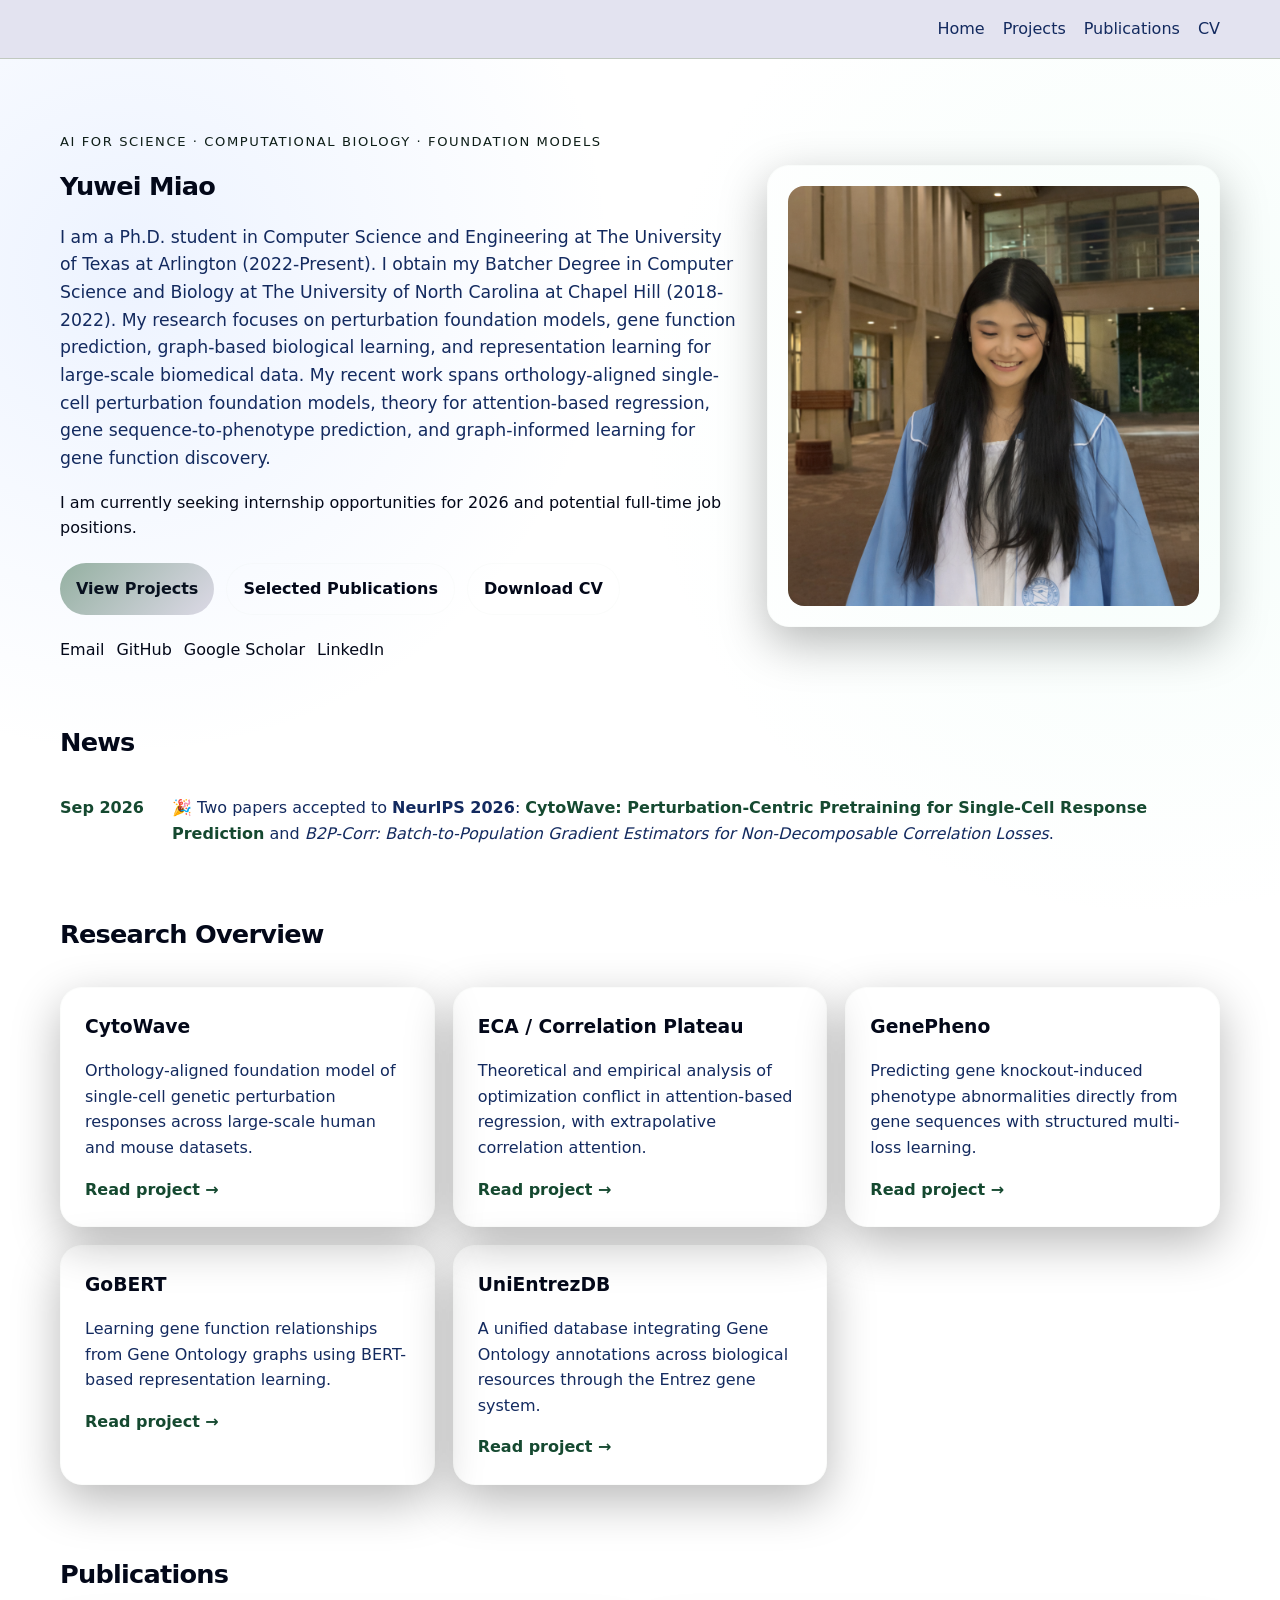
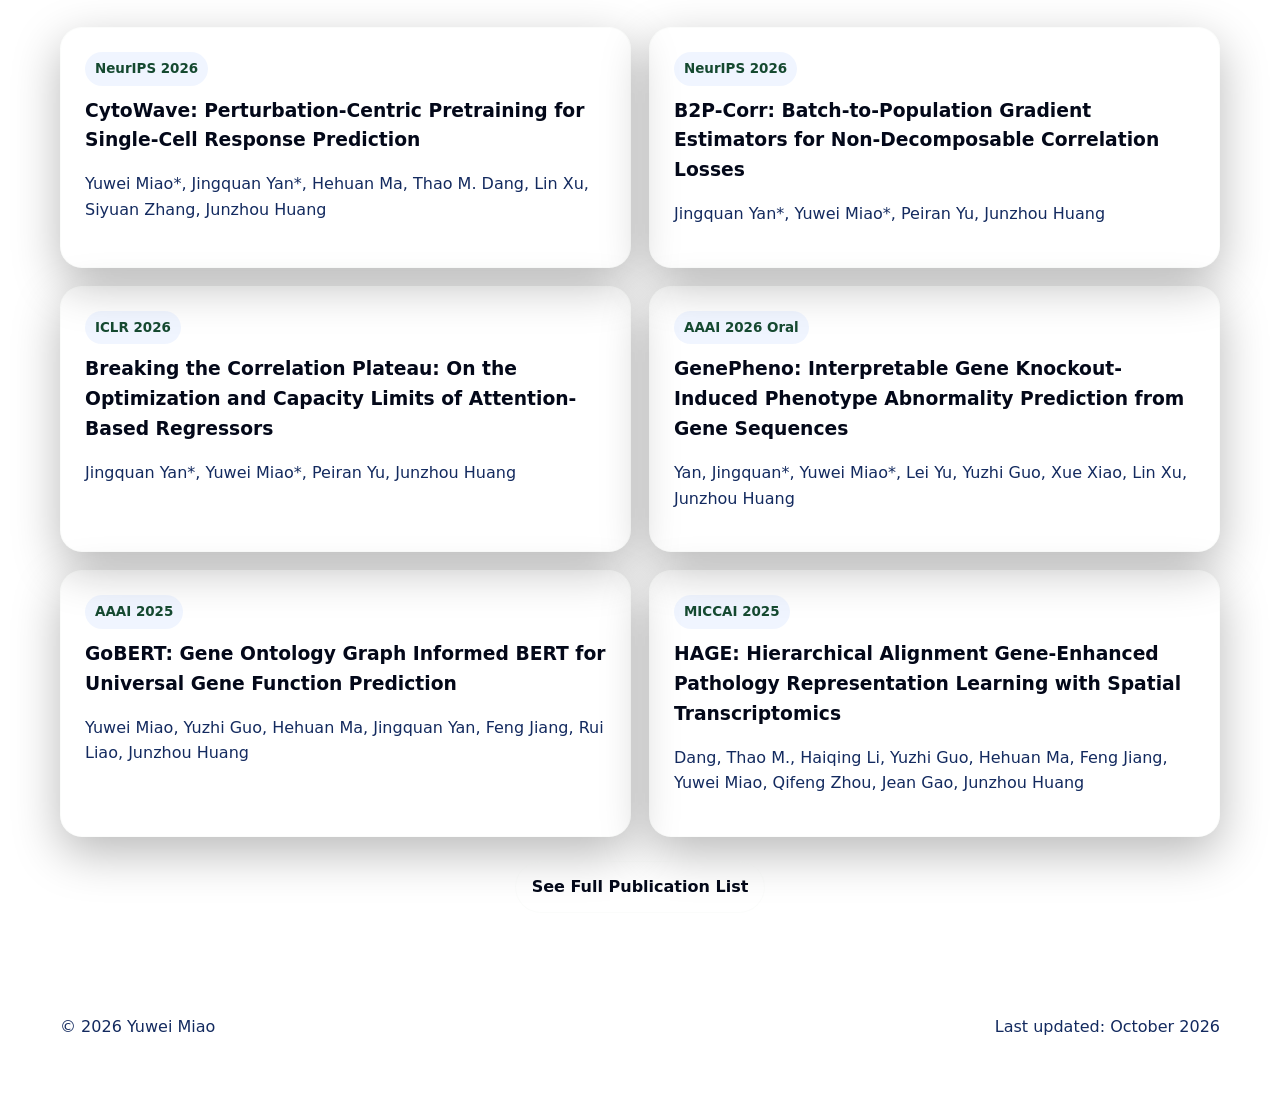
<file: index.html>
<!DOCTYPE html>
<html lang="en">
<head>
  <meta charset="UTF-8" />
  <meta name="viewport" content="width=device-width, initial-scale=1.0" />
  <title>Yuwei Miao</title>
  <meta name="description" content="Yuwei Miao — PhD student in Computer Science at UT Arlington working on AI for science, computational biology, perturbation foundation models, and structured biological learning." />
  <link rel="icon" href="assets/images/projects/site-icon.svg" type="image/svg+xml" />
  <link rel="stylesheet" href="assets/css/style.css" />
</head>
<body>
  <header class="site-header">
    <div class="container nav">
      <a class="brand" href="index.html"></a>
      <nav>
        <a href="index.html">Home</a>
        <a href="projects/index.html">Projects</a>
        <a href="publications.html">Publications</a>
        <a href="cv/Yuwei_Miao_CV.pdf">CV</a>
      </nav>
    </div>
  </header>

  <main>
    <section class="hero">
      <div class="container hero-grid">
        <div>
          <p class="eyebrow">AI for Science · Computational Biology · Foundation Models</p>
          <h2>Yuwei Miao</h2>
          <p class="lead">
            I am a Ph.D. student in Computer Science and Engineering at The University of Texas at Arlington (2022-Present). 
            I obtain my Batcher Degree in Computer Science and Biology at The University of North Carolina at Chapel Hill (2018-2022).
            My research focuses on perturbation foundation models, gene function prediction, graph-based biological learning,
            and representation learning for large-scale biomedical data. My recent work spans orthology-aligned single-cell perturbation foundation models, theory for attention-based regression,
            gene sequence-to-phenotype prediction, and graph-informed learning for gene function discovery.
          </p>
          <p>
            I am currently seeking internship opportunities for 2026 and potential full-time job positions.
          </p>
          <div class="button-row">
            <a class="button primary" href="projects/index.html">View Projects</a>
            <a class="button" href="publications.html">Selected Publications</a>
            <a class="button" href="cv/Yuwei_Miao_CV.pdf">Download CV</a>
          </div>
          <div class="social-row">
            <a href="mailto:yxm9326@mavs.uta.edu">Email</a>
            <a href="https://github.com/MM-YY-WW">GitHub</a>
            <a href="https://scholar.google.com/citations?hl=en&user=b4kEgaoAAAAJ">Google Scholar</a>
            <a href="https://www.linkedin.com/in/yuwei-miao-b12b6a221/">LinkedIn</a>
          </div>
        </div>
        <div class="hero-card">
          <img src="assets/images/profile/portrait.png" alt="Portrait" />
          <!-- <div class="meta-list">
            <div><strong>Affiliation</strong><span>UT Arlington · SMILES Lab</span></div>
            <div><strong>Advisor</strong><span>Junzhou Huang</span></div>
            <div><strong>Interests</strong><span>Perturbation Modeling, GO, Single-Cell Learning, Virtual Cell</span></div>
          </div> -->
        </div>
      </div>
    </section>

    <section class="section">
      <div class="container">
        <div class="section-heading">
          <h2>News</h2>
        </div>
        <ul class="news-list">
          <li>
            <span class="news-date">Sep 2026</span>
            <span>🎉 Two papers accepted to <strong>NeurIPS 2026</strong>:
              <a class="text-link" href="projects/cytowave.html">CytoWave: Perturbation-Centric Pretraining for Single-Cell Response Prediction</a> and
              <em>B2P-Corr: Batch-to-Population Gradient Estimators for Non-Decomposable Correlation Losses</em>.</span>
          </li>
        </ul>
      </div>
    </section>

    <section class="section">
      <div class="container">
        <div class="section-heading">
          <h2>Research Overview</h2>
        </div>
        <div class="cards three">
          <article class="card">
            <h3>CytoWave</h3>
            <p>Orthology-aligned foundation model of single-cell genetic perturbation responses across large-scale human and mouse datasets.</p>
            <a class="text-link" href="projects/cytowave.html">Read project →</a>
          </article>
          <article class="card">
            <h3>ECA / Correlation Plateau</h3>
            <p>Theoretical and empirical analysis of optimization conflict in attention-based regression, with extrapolative correlation attention.</p>
            <a class="text-link" href="projects/eca.html">Read project →</a>
          </article>
          <article class="card">
            <h3>GenePheno</h3>
            <p>Predicting gene knockout-induced phenotype abnormalities directly from gene sequences with structured multi-loss learning.</p>
            <a class="text-link" href="projects/genepheno.html">Read project →</a>
          </article>
            <article class="card">
            <h3>GoBERT</h3>
            <p>Learning gene function relationships from Gene Ontology graphs using BERT-based representation learning.</p>
            <a class="text-link" href="projects/gobert.html">Read project →</a>
          </article>
            <article class="card">
            <h3>UniEntrezDB</h3>
            <p>A unified database integrating Gene Ontology annotations across biological resources through the Entrez gene system.</p>
            <a class="text-link" href="projects/unientrezdb.html">Read project →</a>
        </div>
      </div>
    </section>

    <section class="section alt">
      <div class="container">
        <div class="section-heading">
          <h2>Publications</h2>
        </div>
        <div class="cards two">
          <article class="paper-card">
            <span class="tag">NeurIPS 2026</span>
            <h3>CytoWave: Perturbation-Centric Pretraining for Single-Cell Response Prediction</h3>
            <p>Yuwei Miao*, Jingquan Yan*, Hehuan Ma, Thao M. Dang, Lin Xu, Siyuan Zhang, Junzhou Huang</p>
          </article>
          <article class="paper-card">
            <span class="tag">NeurIPS 2026</span>
            <h3>B2P-Corr: Batch-to-Population Gradient Estimators for Non-Decomposable Correlation Losses</h3>
            <p>Jingquan Yan*, Yuwei Miao*, Peiran Yu, Junzhou Huang</p>
          </article>
          <article class="paper-card">
            <span class="tag">ICLR 2026</span>
            <h3>Breaking the Correlation Plateau: On the Optimization and Capacity Limits of Attention-Based Regressors</h3>
            <p>Jingquan Yan*, Yuwei Miao*, Peiran Yu, Junzhou Huang</p>
          </article>
          <article class="paper-card">
            <span class="tag">AAAI 2026 Oral</span>
            <h3>GenePheno: Interpretable Gene Knockout-Induced Phenotype Abnormality Prediction from Gene Sequences</h3>
            <p>Yan, Jingquan*, Yuwei Miao*, Lei Yu, Yuzhi Guo, Xue Xiao, Lin Xu, Junzhou Huang</p>
          </article>
          <article class="paper-card">
            <span class="tag">AAAI 2025</span>
            <h3>GoBERT: Gene Ontology Graph Informed BERT for Universal Gene Function Prediction</h3>
            <p>Yuwei Miao, Yuzhi Guo, Hehuan Ma, Jingquan Yan, Feng Jiang, Rui Liao, Junzhou Huang</p>
          </article>
          <article class="paper-card">
            <span class="tag">MICCAI 2025</span>
            <h3>HAGE: Hierarchical Alignment Gene-Enhanced Pathology Representation Learning with Spatial Transcriptomics</h3>
            <p>Dang, Thao M., Haiqing Li, Yuzhi Guo, Hehuan Ma, Feng Jiang, Yuwei Miao, Qifeng Zhou, Jean Gao, Junzhou Huang</p>
          </article>
        </div>
        <p class="centered-link"><a class="button" href="publications.html">See Full Publication List</a></p>
      </div>
    </section>
  </main>

  <footer class="site-footer">
    <div class="container footer-flex">
      <p>© 2026 Yuwei Miao</p>
      <p>Last updated: October 2026</p>
    </div>
  </footer>

  <script src="assets/js/main.js"></script>
</body>
</html>
</file>
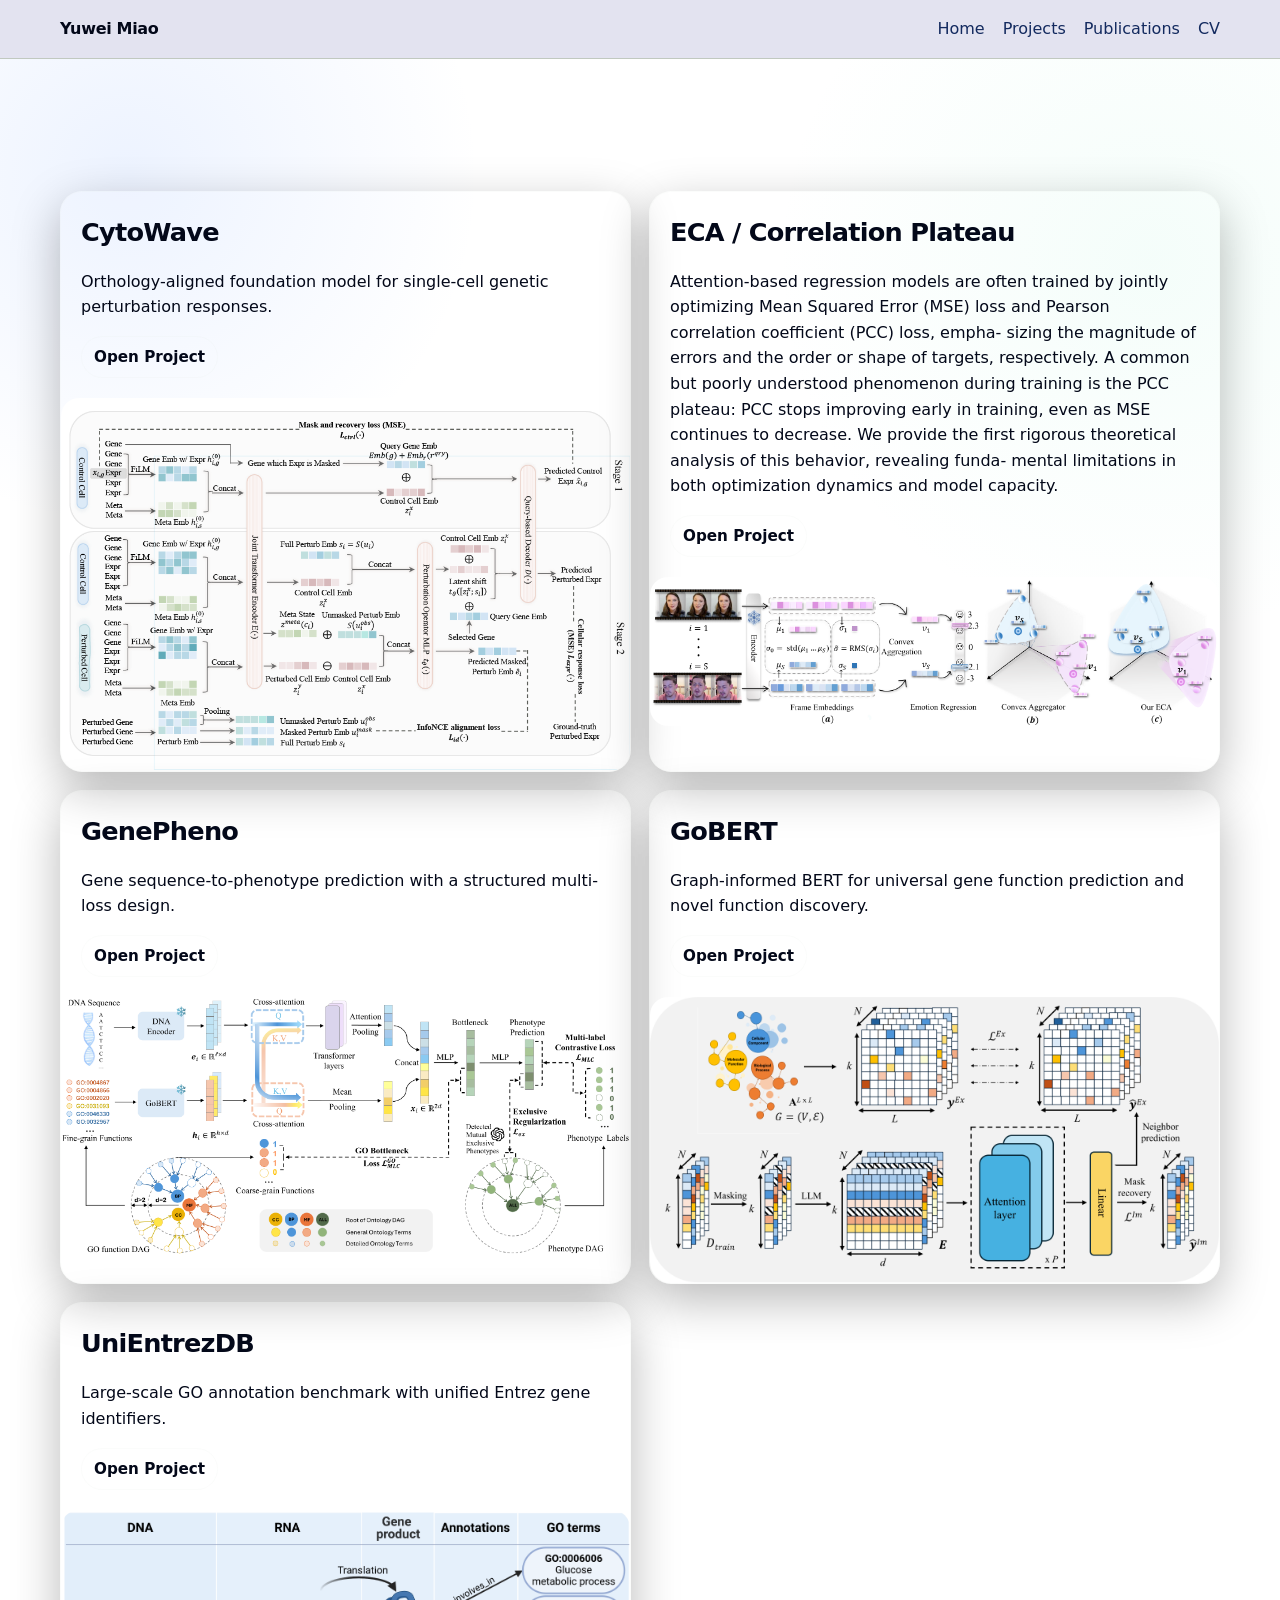
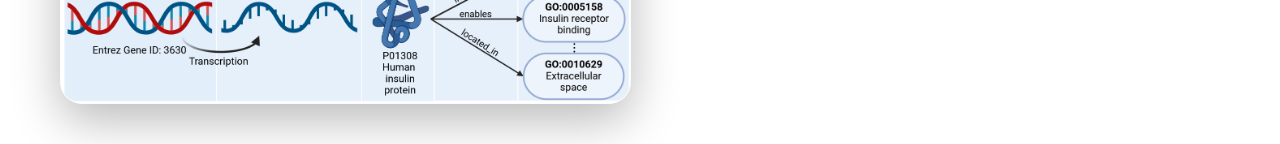
<file: projects/index.html>
<!DOCTYPE html>
<html lang="en">
<head>
  <meta charset="UTF-8" />
  <meta name="viewport" content="width=device-width, initial-scale=1.0" />
  <title>Projects | Yuwei Miao</title>
  <link rel="stylesheet" href="../assets/css/style.css" />
</head>
<body>
  <header class="site-header">
    <div class="container nav">
      <a class="brand" href="../index.html">Yuwei Miao</a>
      <nav>
        <a href="../index.html">Home</a>
        <a href="index.html">Projects</a>
        <a href="../publications.html">Publications</a>
        <a href="../cv/Yuwei_Miao_CV.pdf">CV</a>
      </nav>
    </div>
  </header>

  <main class="page-main">
    <section class="page-hero">
      <div class="container narrow">
        <!-- <p class="eyebrow">Projects</p> -->
        <!-- <h2>Research projects</h2> -->
        <!-- <p class="lead">Each project page includes a summary, visual overview, and links to paper/code/resources.</p> -->
      </div>
    </section>

    <section class="section">
      <div class="container cards two">
        <article class="project-card">
          <div class="project-card-body">
            <h2>CytoWave</h2>
            <p>Orthology-aligned foundation model for single-cell genetic perturbation responses.</p>
            <a class="button small" href="cytowave.html">Open Project</a>
          </div>
          <img src="../assets/images/projects/cytowave.png" alt="CytoWave cover" />
        </article>

        <article class="project-card">
          <div class="project-card-body">
            <h2>ECA / Correlation Plateau</h2>
            <p>Attention-based regression models are often trained by jointly optimizing Mean
Squared Error (MSE) loss and Pearson correlation coefficient (PCC) loss, empha-
sizing the magnitude of errors and the order or shape of targets, respectively. A
common but poorly understood phenomenon during training is the PCC plateau:
PCC stops improving early in training, even as MSE continues to decrease. We
provide the first rigorous theoretical analysis of this behavior, revealing funda-
mental limitations in both optimization dynamics and model capacity. </p>
            <a class="button small" href="eca.html">Open Project</a>
          </div>
          <img src="../assets/images/projects/eca-cover.png" alt="ECA cover" />
        </article>

        <article class="project-card">
          <div class="project-card-body">
            <h2>GenePheno</h2>
            <p>Gene sequence-to-phenotype prediction with a structured multi-loss design.</p>
            <a class="button small" href="genepheno.html">Open Project</a>
          </div>
          <img src="../assets/images/projects/genepheno.png" alt="GenePheno cover" />
        </article>

        <article class="project-card">
          <div class="project-card-body">
            <h2>GoBERT</h2>
            <p>Graph-informed BERT for universal gene function prediction and novel function discovery.</p>
            <a class="button small" href="gobert.html">Open Project</a>
          </div>
          <img src="../assets/images/projects/gobert.png" alt="GoBERT cover" />
        </article>

        <article class="project-card">
          <div class="project-card-body">
            <h2>UniEntrezDB</h2>
            <p>Large-scale GO annotation benchmark with unified Entrez gene identifiers.</p>
            <a class="button small" href="unientrezdb.html">Open Project</a>
          </div>
          <img src="../assets/images/projects/unientrezdb.png" alt="UniEntrezDB cover" />
        </article>
      </div>
    </section>
  </main>
</body>
</html>
</file>
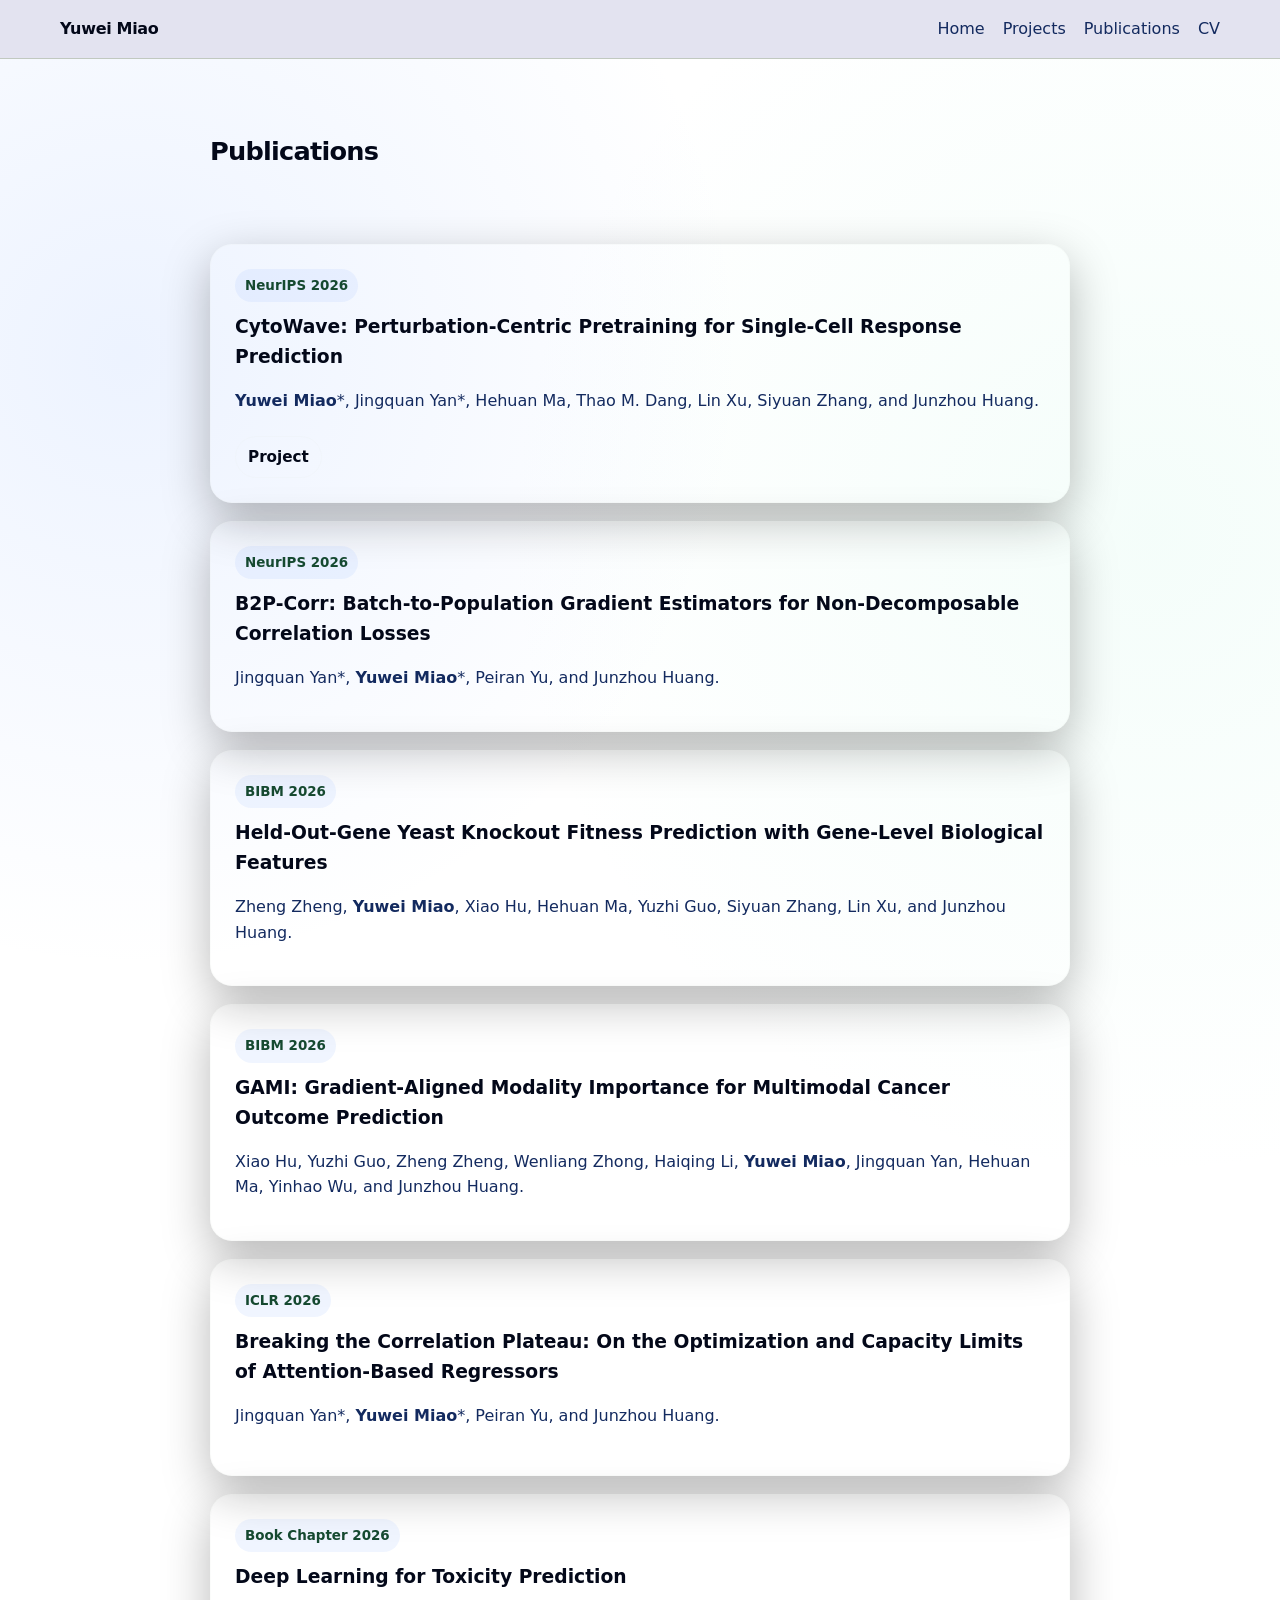
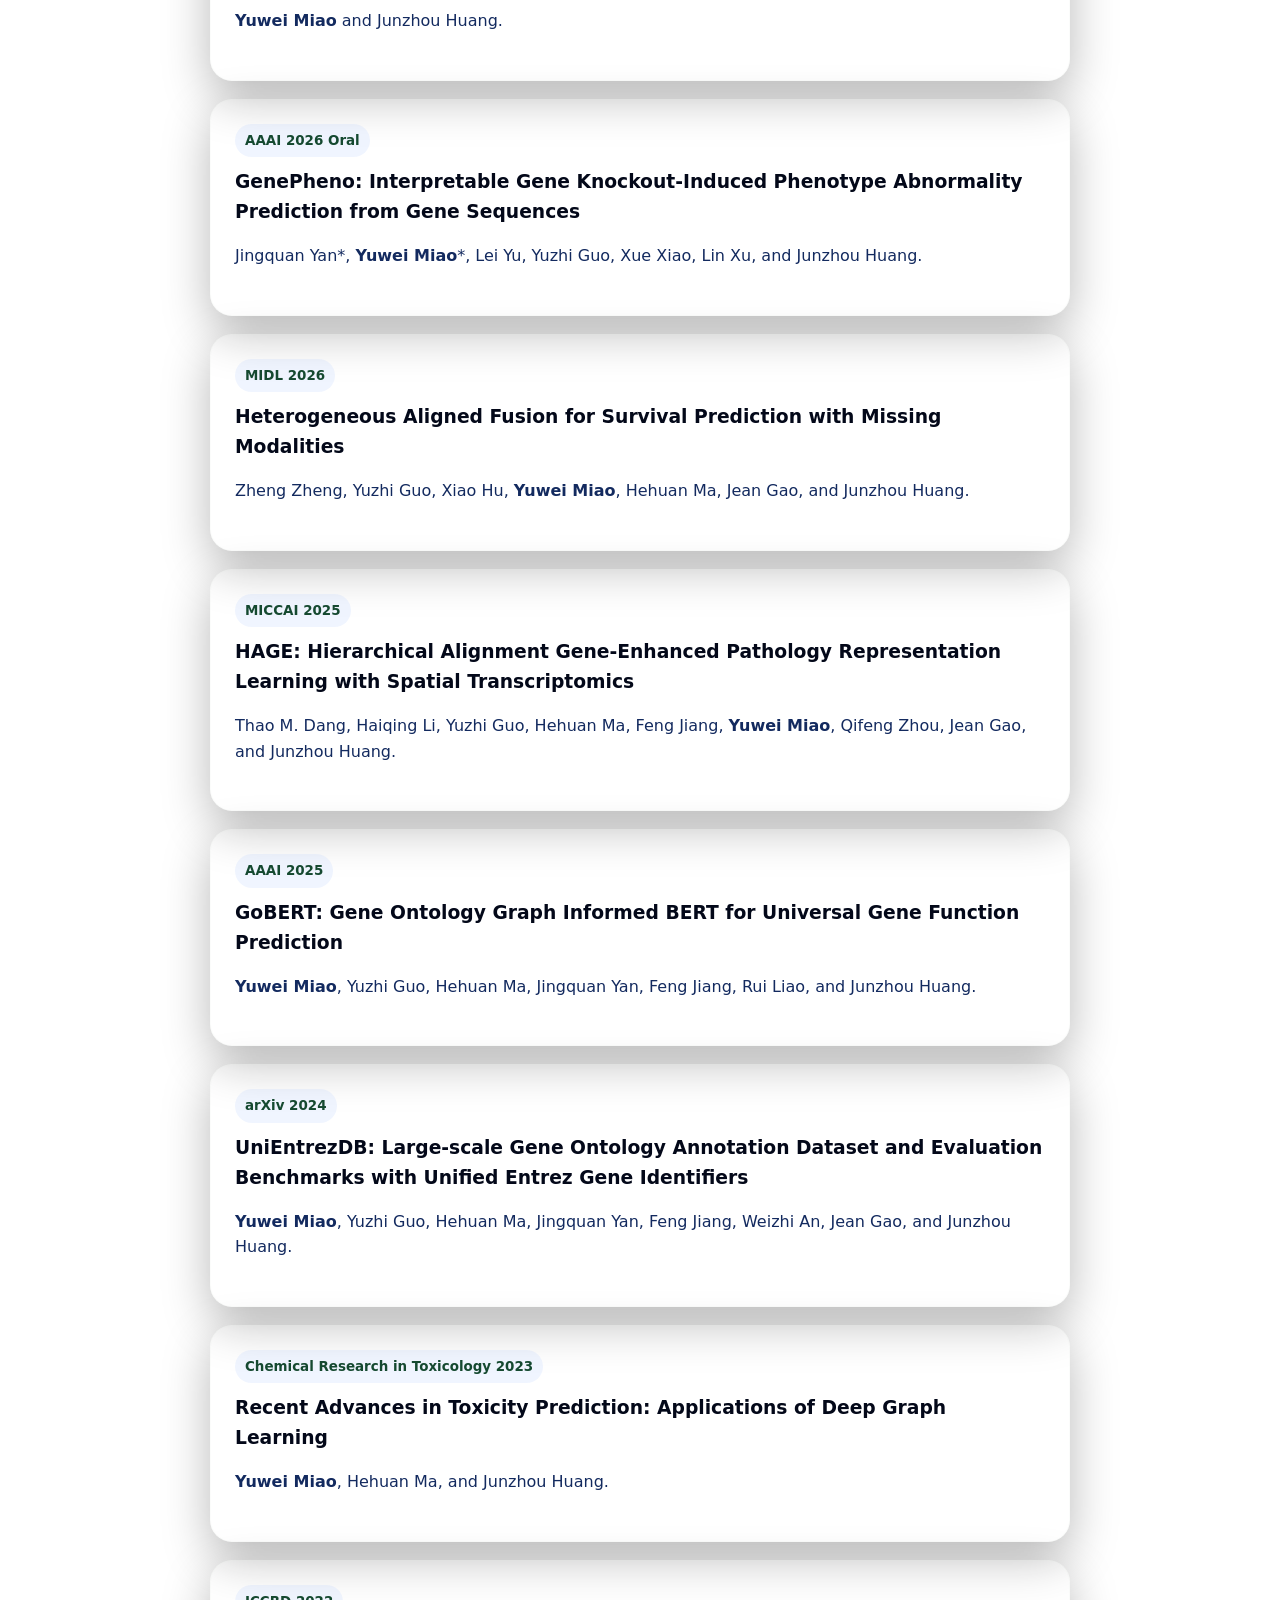
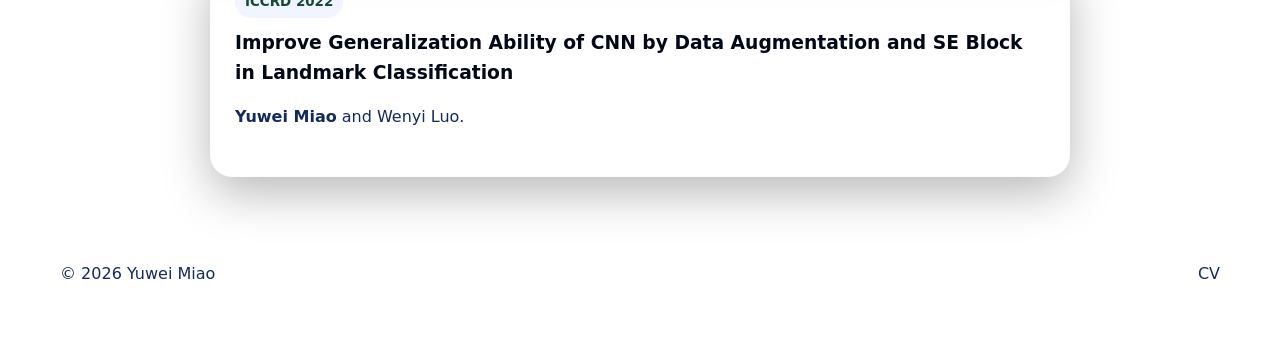
<file: publications.html>
<!DOCTYPE html>
<html lang="en">
<head>
  <meta charset="UTF-8" />
  <meta name="viewport" content="width=device-width, initial-scale=1.0" />
  <title>Publications | Yuwei Miao</title>
  <link rel="stylesheet" href="assets/css/style.css" />
</head>
<body>
  <header class="site-header">
    <div class="container nav">
      <a class="brand" href="index.html">Yuwei Miao</a>
      <nav>
        <a href="index.html">Home</a>
        <a href="projects/index.html">Projects</a>
        <a href="publications.html">Publications</a>
        <a href="cv/Yuwei_Miao_CV.pdf">CV</a>
      </nav>
    </div>
  </header>

  <main class="page-main">
    <section class="page-hero">
      <div class="container narrow">
        <!-- <p class="eyebrow">Publications</p> -->
        <h2>Publications</h2>
        <!-- <p class="lead">Replace the placeholder links below with your paper pages, arXiv links, project pages, and code repositories.</p> -->
      </div>
    </section>

    <section class="section">
      <div class="container narrow stack">

        <article class="publication-item">
          <div class="publication-meta">NeurIPS 2026</div>
          <h3>CytoWave: Perturbation-Centric Pretraining for Single-Cell Response Prediction</h3>
          <p><strong>Yuwei Miao</strong>*, Jingquan Yan*, Hehuan Ma, Thao M. Dang, Lin Xu, Siyuan Zhang, and Junzhou Huang.</p>
          <div class="link-row">
            <a class="button small" href="projects/cytowave.html">Project</a>
          </div>
        </article>

        <article class="publication-item">
          <div class="publication-meta">NeurIPS 2026</div>
          <h3>B2P-Corr: Batch-to-Population Gradient Estimators for Non-Decomposable Correlation Losses</h3>
          <p>Jingquan Yan*, <strong>Yuwei Miao</strong>*, Peiran Yu, and Junzhou Huang.</p>
        </article>

        <article class="publication-item">
          <div class="publication-meta">BIBM 2026</div>
          <h3>Held-Out-Gene Yeast Knockout Fitness Prediction with Gene-Level Biological Features</h3>
          <p>Zheng Zheng, <strong>Yuwei Miao</strong>, Xiao Hu, Hehuan Ma, Yuzhi Guo, Siyuan Zhang, Lin Xu, and Junzhou Huang.</p>
        </article>

        <article class="publication-item">
          <div class="publication-meta">BIBM 2026</div>
          <h3>GAMI: Gradient-Aligned Modality Importance for Multimodal Cancer Outcome Prediction</h3>
          <p>Xiao Hu, Yuzhi Guo, Zheng Zheng, Wenliang Zhong, Haiqing Li, <strong>Yuwei Miao</strong>, Jingquan Yan, Hehuan Ma, Yinhao Wu, and Junzhou Huang.</p>
        </article>

        <article class="publication-item">
          <div class="publication-meta">ICLR 2026</div>
          <h3>Breaking the Correlation Plateau: On the Optimization and Capacity Limits of Attention-Based Regressors</h3>
          <p>Jingquan Yan*, <strong>Yuwei Miao</strong>*, Peiran Yu, and Junzhou Huang.</p>
          <div class="link-row">
            <!-- <a class="button small" href="projects/eca.html">Project</a>
            <a class="button small" href="YOUR_ECA_PAPER_LINK">Paper</a> -->
            <!-- <a class="button small" href="YOUR_ECA_CODE_LINK">Code</a> -->
          </div>
        </article>

        <article class="publication-item">
          <div class="publication-meta">Book Chapter 2026</div>
          <h3>Deep Learning for Toxicity Prediction</h3>
          <p><strong>Yuwei Miao</strong> and Junzhou Huang.</p>
          <div class="link-row">
            <!-- <a class="button small" href="#">Project</a> -->
            <!-- <a class="button small" href="#">Paper</a> -->
            <!-- <a class="button small" href="#">Code</a> -->
          </div>
        </article>

        <article class="publication-item">
          <div class="publication-meta">AAAI 2026 Oral</div>
          <h3>GenePheno: Interpretable Gene Knockout-Induced Phenotype Abnormality Prediction from Gene Sequences</h3>
          <p>Jingquan Yan*, <strong>Yuwei Miao</strong>*, Lei Yu, Yuzhi Guo, Xue Xiao, Lin Xu, and Junzhou Huang.</p>
          <div class="link-row">
            <!-- <a class="button small" href="projects/genepheno.html">Project</a>
            <a class="button small" href="#">Paper</a>
            <a class="button small" href="#">Code</a> -->
          </div>
        </article>

        <article class="publication-item">
          <div class="publication-meta">MIDL 2026</div>
          <h3>Heterogeneous Aligned Fusion for Survival Prediction with Missing Modalities</h3>
          <p>Zheng Zheng, Yuzhi Guo, Xiao Hu, <strong>Yuwei Miao</strong>, Hehuan Ma, Jean Gao, and Junzhou Huang.</p>
          <div class="link-row">
            <!-- <a class="button small" href="#">Project</a>
            <a class="button small" href="#">Paper</a>
            <a class="button small" href="#">Code</a> -->
          </div>
        </article>

        <article class="publication-item">
          <div class="publication-meta">MICCAI 2025</div>
          <h3>HAGE: Hierarchical Alignment Gene-Enhanced Pathology Representation Learning with Spatial Transcriptomics</h3>
          <p>Thao M. Dang, Haiqing Li, Yuzhi Guo, Hehuan Ma, Feng Jiang, <strong>Yuwei Miao</strong>, Qifeng Zhou, Jean Gao, and Junzhou Huang.</p>
          <div class="link-row">
            <!-- <a class="button small" href="#">Project</a>
            <a class="button small" href="#">Paper</a>
            <a class="button small" href="#">Code</a> -->
          </div>
        </article>

        <article class="publication-item">
          <div class="publication-meta">AAAI 2025</div>
          <h3>GoBERT: Gene Ontology Graph Informed BERT for Universal Gene Function Prediction</h3>
          <p><strong>Yuwei Miao</strong>, Yuzhi Guo, Hehuan Ma, Jingquan Yan, Feng Jiang, Rui Liao, and Junzhou Huang.</p>
          <div class="link-row">
            <!-- <a class="button small" href="projects/gobert.html">Project</a>
            <a class="button small" href="#">Paper</a>
            <a class="button small" href="#">Code</a> -->
          </div>
        </article>

        <article class="publication-item">
          <div class="publication-meta">arXiv 2024</div>
          <h3>UniEntrezDB: Large-scale Gene Ontology Annotation Dataset and Evaluation Benchmarks with Unified Entrez Gene Identifiers</h3>
          <p><strong>Yuwei Miao</strong>, Yuzhi Guo, Hehuan Ma, Jingquan Yan, Feng Jiang, Weizhi An, Jean Gao, and Junzhou Huang.</p>
          <div class="link-row">
            <!-- <a class="button small" href="projects/unientrezdb.html">Project</a>
            <a class="button small" href="#">Paper</a>
            <a class="button small" href="#">Code</a> -->
          </div>
        </article>

        <article class="publication-item">
          <div class="publication-meta">Chemical Research in Toxicology 2023</div>
          <h3>Recent Advances in Toxicity Prediction: Applications of Deep Graph Learning</h3>
          <p><strong>Yuwei Miao</strong>, Hehuan Ma, and Junzhou Huang.</p>
          <div class="link-row">
            <!-- <a class="button small" href="#">Project</a>
            <a class="button small" href="#">Paper</a>
            <a class="button small" href="#">Code</a> -->
          </div>
        </article>

        <article class="publication-item">
          <div class="publication-meta">ICCRD 2022</div>
          <h3>Improve Generalization Ability of CNN by Data Augmentation and SE Block in Landmark Classification</h3>
          <p><strong>Yuwei Miao</strong> and Wenyi Luo.</p>
          <div class="link-row">
            <!-- <a class="button small" href="#">Project</a>
            <a class="button small" href="#">Paper</a>
            <a class="button small" href="#">Code</a> -->
          </div>
        </article>

      </div>
    </section>
  </main>

  <footer class="site-footer">
    <div class="container footer-flex">
      <p>© 2026 Yuwei Miao</p>
      <p><a href="cv/Yuwei_Miao_CV.pdf">CV</a></p>
    </div>
  </footer>
</body>
</html>
</file>
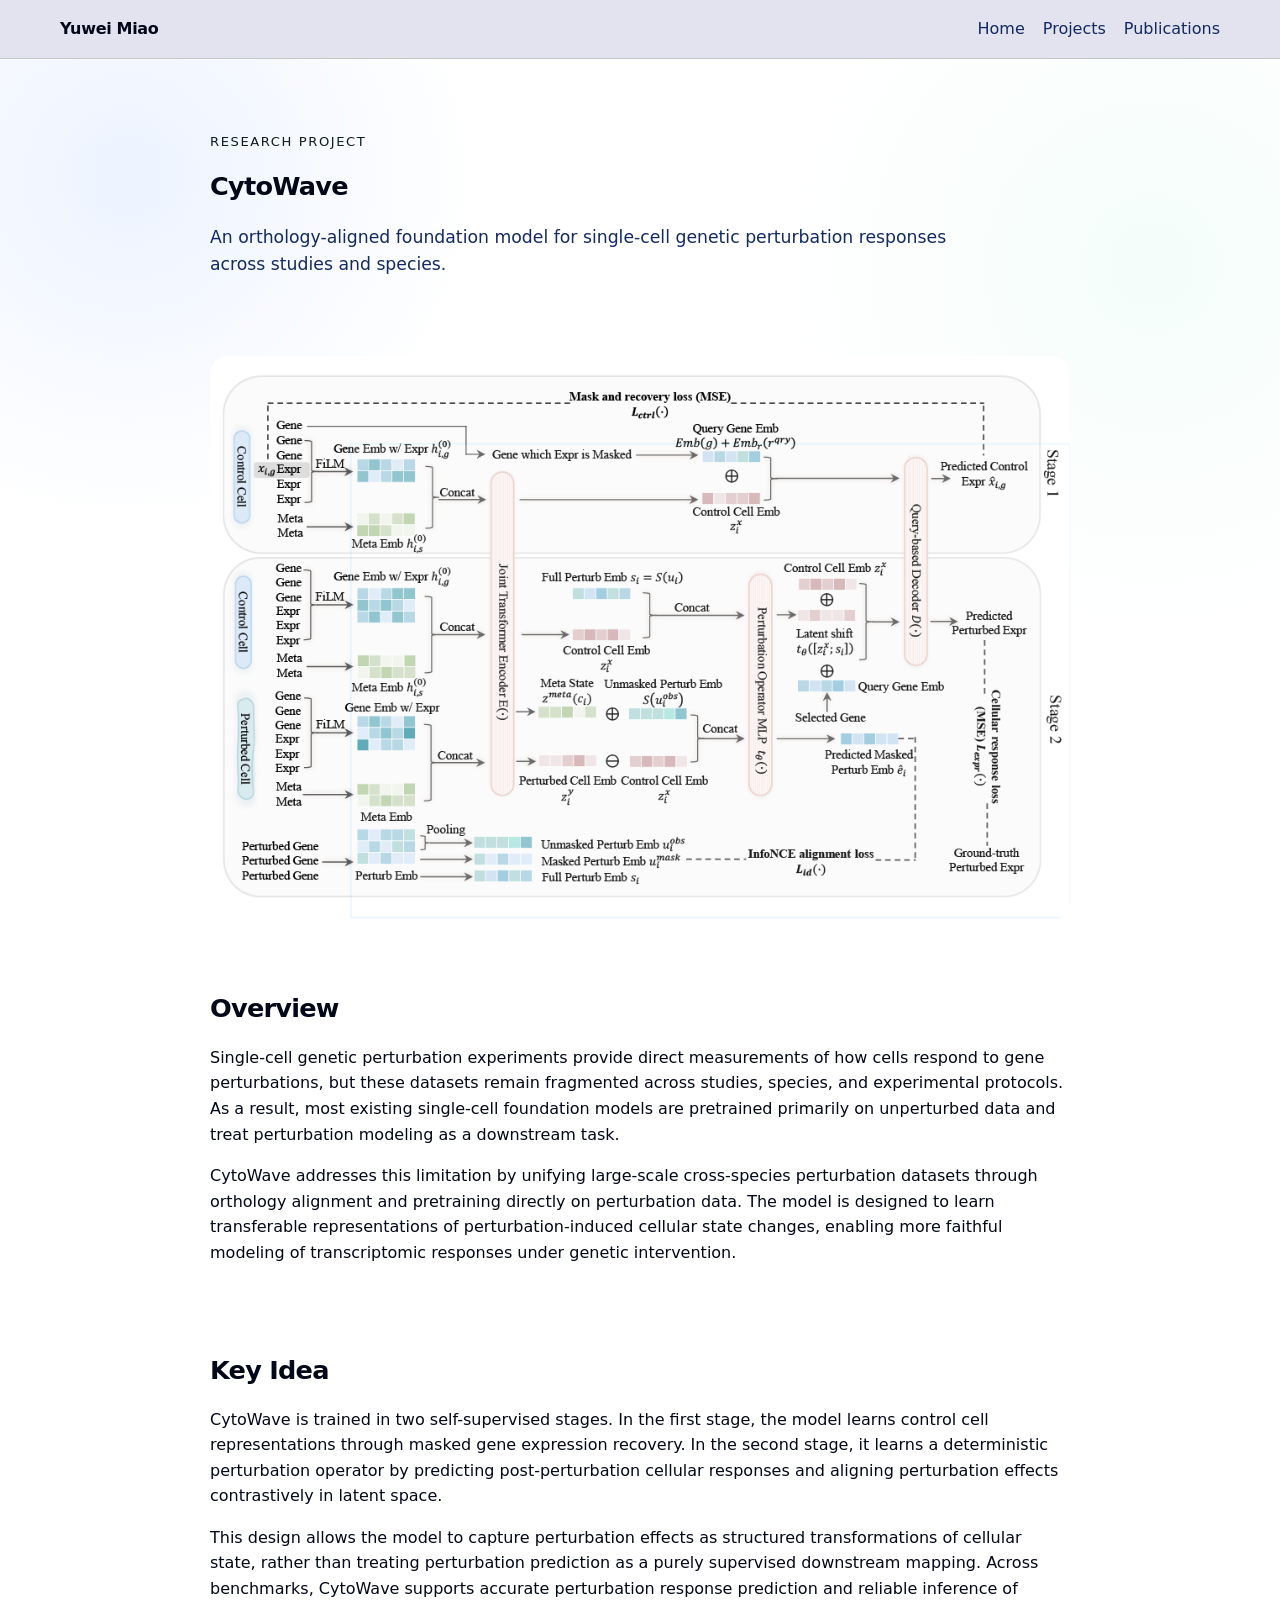
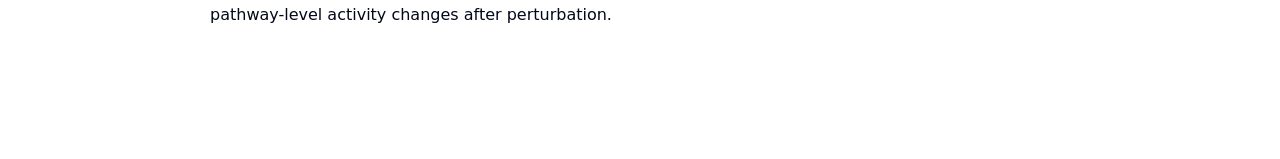
<file: projects/cytowave.html>
<!DOCTYPE html>
<html lang="en">
<head>
  <meta charset="UTF-8" />
  <meta name="viewport" content="width=device-width, initial-scale=1.0" />
  <title>CytoWave </title>
  <link rel="stylesheet" href="../assets/css/style.css" />
</head>

<body>

<header class="site-header">
  <div class="container nav">
    <a class="brand" href="../index.html">Yuwei Miao</a>
    <nav>
      <a href="../index.html">Home</a>
      <a href="index.html">Projects</a>
      <a href="../publications.html">Publications</a>
    </nav>
  </div>
</header>

<main>

<section class="page-hero">
  <div class="container narrow">

    <p class="eyebrow">Research Project</p>

    <h2>CytoWave</h2>

    <p class="lead">
      An orthology-aligned foundation model for single-cell genetic perturbation responses across studies and species.
    </p>

    <!--
    <div class="link-row">
      <a class="button small" href="YOUR_CYTOWAVE_PAPER_LINK">Paper</a>
      <a class="button small" href="YOUR_CYTOWAVE_CODE_LINK">Code</a>
      <a class="button small" href="YOUR_CYTOWAVE_SLIDES_LINK">Slides</a>
    </div>
    -->

  </div>
</section>


<section class="section">
  <div class="container narrow">

    <img class="feature-image" src="../assets/images/projects/cytowave.png" alt="CytoWave diagram">

    <!-- <p class="figure-caption">
      Overview of CytoWave for large-scale cross-species single-cell genetic perturbation modeling.
    </p> -->

  </div>
</section>


<section class="section">
  <div class="container narrow">

    <h2>Overview</h2>

    <p>
    Single-cell genetic perturbation experiments provide direct measurements of how cells respond to gene perturbations, but these datasets remain fragmented across studies, species, and experimental protocols. As a result, most existing single-cell foundation models are pretrained primarily on unperturbed data and treat perturbation modeling as a downstream task.
    </p>

    <p>
    CytoWave addresses this limitation by unifying large-scale cross-species perturbation datasets through orthology alignment and pretraining directly on perturbation data. The model is designed to learn transferable representations of perturbation-induced cellular state changes, enabling more faithful modeling of transcriptomic responses under genetic intervention.
    </p>

  </div>
</section>


<section class="section">
  <div class="container narrow">

    <h2>Key Idea</h2>

    <p>
    CytoWave is trained in two self-supervised stages. In the first stage, the model learns control cell representations through masked gene expression recovery. In the second stage, it learns a deterministic perturbation operator by predicting post-perturbation cellular responses and aligning perturbation effects contrastively in latent space.
    </p>

    <p>
    This design allows the model to capture perturbation effects as structured transformations of cellular state, rather than treating perturbation prediction as a purely supervised downstream mapping. Across benchmarks, CytoWave supports accurate perturbation response prediction and reliable inference of pathway-level activity changes after perturbation.
    </p>

  </div>
</section>


<footer class="site-footer">
  <div class="container footer-flex">
    <!-- <span>© 2026 Yuwei Miao</span>
    <span>UT Arlington · SMILES Lab</span> -->
  </div>
</footer>

</main>

</body>
</html>
</file>
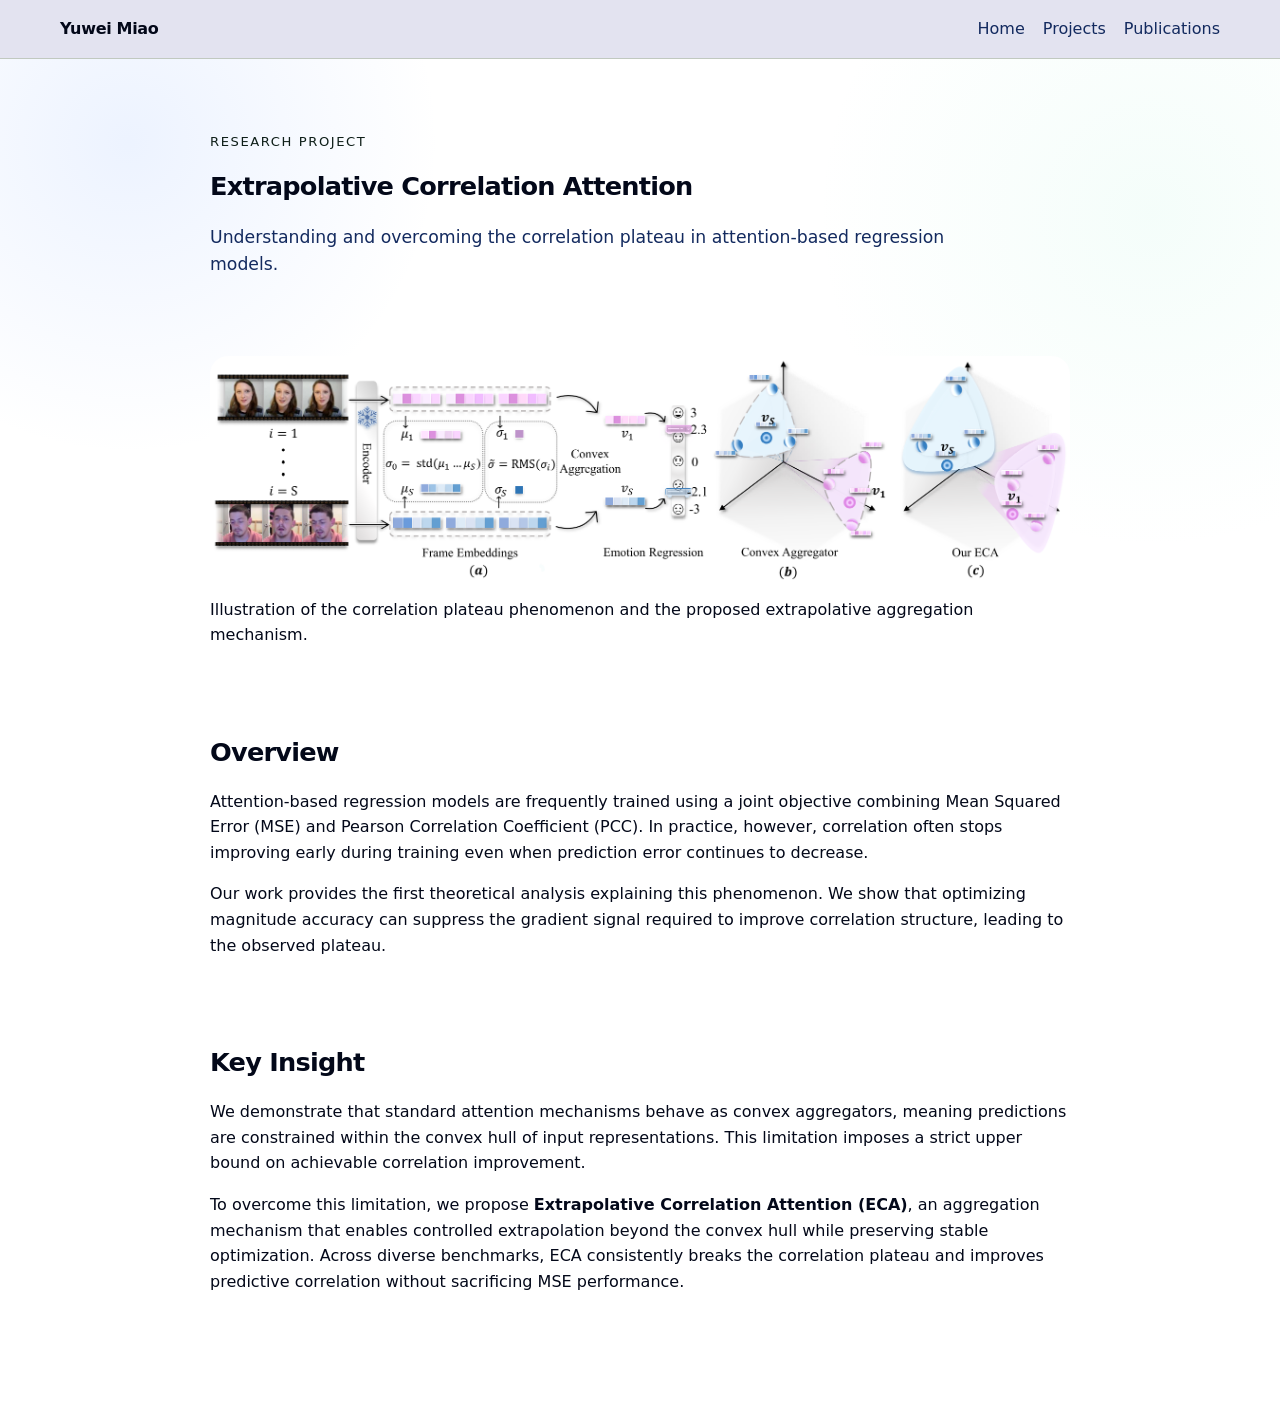
<file: projects/eca.html>
<!DOCTYPE html>
<html lang="en">
<head>
  <meta charset="UTF-8" />
  <meta name="viewport" content="width=device-width, initial-scale=1.0" />
  <title>ECA</title>
  <link rel="stylesheet" href="../assets/css/style.css" />
</head>

<body>

<header class="site-header">
  <div class="container nav">
    <a class="brand" href="../index.html">Yuwei Miao</a>
    <nav>
      <a href="../index.html">Home</a>
      <a href="index.html">Projects</a>
      <a href="../publications.html">Publications</a>
    </nav>
  </div>
</header>


<main>

<section class="page-hero">
  <div class="container narrow">

    <p class="eyebrow">Research Project</p>

    <h2>Extrapolative Correlation Attention</h2>

    <p class="lead">
      Understanding and overcoming the correlation plateau in attention-based regression models.
    </p>

    <!-- <div class="link-row">
      <a class="button small" href="YOUR_ECA_PAPER_LINK">Paper</a>
      <a class="button small" href="YOUR_ECA_CODE_LINK">Code</a>
    </div> -->

  </div>
</section>


<section class="section">
  <div class="container narrow">

    <img class="feature-image" src="../assets/images/projects/eca-cover.png" alt="ECA diagram">

    <p class="figure-caption">
      Illustration of the correlation plateau phenomenon and the proposed extrapolative aggregation mechanism.
    </p>

  </div>
</section>


<section class="section">
  <div class="container narrow">

    <h2>Overview</h2>

    <p>
    Attention-based regression models are frequently trained using a joint objective combining Mean Squared Error (MSE) and Pearson Correlation Coefficient (PCC). In practice, however, correlation often stops improving early during training even when prediction error continues to decrease.
    </p>

    <p>
    Our work provides the first theoretical analysis explaining this phenomenon. We show that optimizing magnitude accuracy can suppress the gradient signal required to improve correlation structure, leading to the observed plateau.
    </p>

  </div>
</section>


<section class="section">
  <div class="container narrow">

    <h2>Key Insight</h2>

    <p>
    We demonstrate that standard attention mechanisms behave as convex aggregators, meaning predictions are constrained within the convex hull of input representations. This limitation imposes a strict upper bound on achievable correlation improvement.
    </p>

    <p>
    To overcome this limitation, we propose <strong>Extrapolative Correlation Attention (ECA)</strong>, an aggregation mechanism that enables controlled extrapolation beyond the convex hull while preserving stable optimization. Across diverse benchmarks, ECA consistently breaks the correlation plateau and improves predictive correlation without sacrificing MSE performance.
    </p>

  </div>
</section>


<footer class="site-footer">
  <!-- <div class="container footer-flex">
    <span>© 2026 Yuwei Miao</span>
    <span>UT Arlington · SMILES Lab</span>
  </div> -->
</footer>

</main>

</body>
</html>
</file>
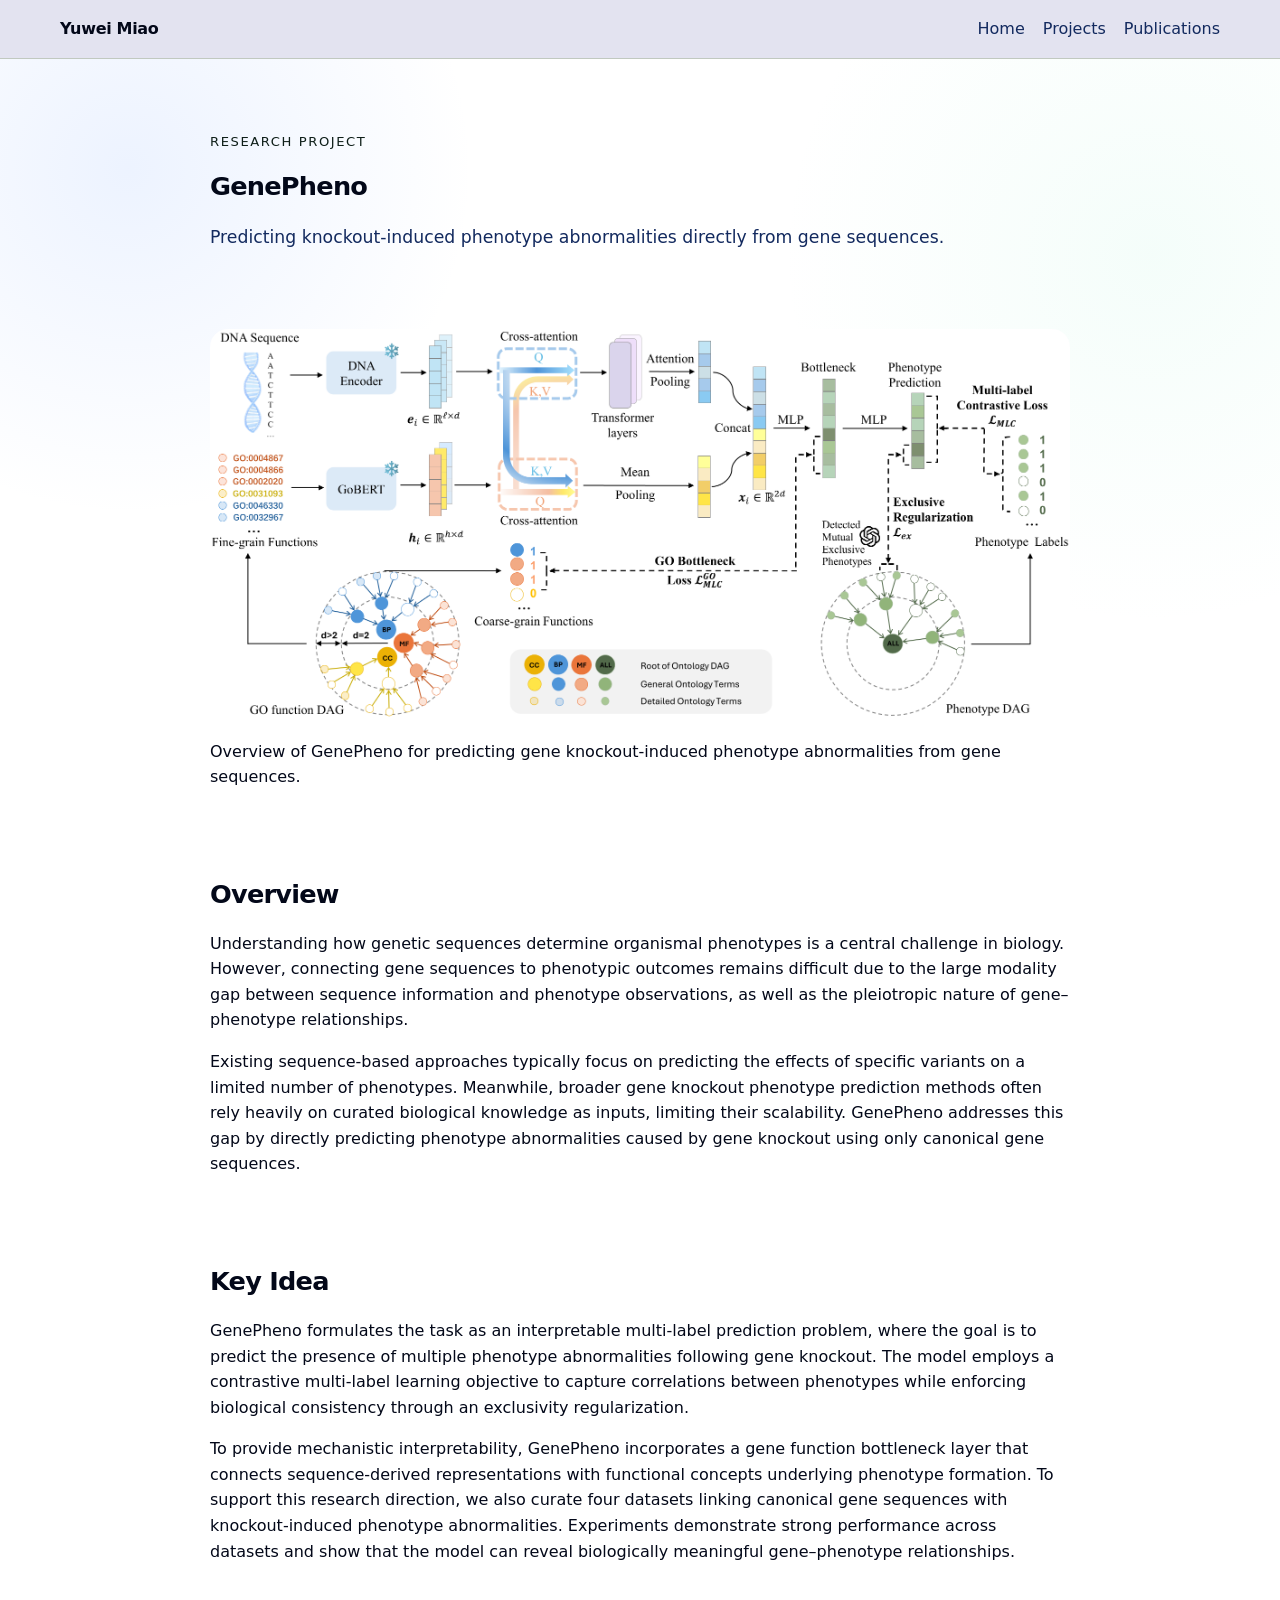
<file: projects/genepheno.html>
<!DOCTYPE html>
<html lang="en">
<head>
  <meta charset="UTF-8" />
  <meta name="viewport" content="width=device-width, initial-scale=1.0" />
  <title>GenePheno | Yuwei Miao</title>
  <link rel="stylesheet" href="../assets/css/style.css" />
</head>

<body>

<header class="site-header">
  <div class="container nav">
    <a class="brand" href="../index.html">Yuwei Miao</a>
    <nav>
      <a href="../index.html">Home</a>
      <a href="index.html">Projects</a>
      <a href="../publications.html">Publications</a>
    </nav>
  </div>
</header>

<main>

<section class="page-hero">
  <div class="container narrow">

    <p class="eyebrow">Research Project</p>

    <h2>GenePheno</h2>

    <p class="lead">
      Predicting knockout-induced phenotype abnormalities directly from gene sequences.
    </p>

    <!--
    <div class="link-row">
      <a class="button small" href="YOUR_GENEPHENO_PAPER_LINK">Paper</a>
      <a class="button small" href="YOUR_GENEPHENO_CODE_LINK">Code</a>
    </div>
    -->

  </div>
</section>


<section class="section">
  <div class="container narrow">

    <img class="feature-image" src="../assets/images/projects/genepheno.png" alt="GenePheno diagram">

    <p class="figure-caption">
      Overview of GenePheno for predicting gene knockout-induced phenotype abnormalities from gene sequences.
    </p>

  </div>
</section>


<section class="section">
  <div class="container narrow">

    <h2>Overview</h2>

    <p>
    Understanding how genetic sequences determine organismal phenotypes is a central challenge in biology. However, connecting gene sequences to phenotypic outcomes remains difficult due to the large modality gap between sequence information and phenotype observations, as well as the pleiotropic nature of gene–phenotype relationships.
    </p>

    <p>
    Existing sequence-based approaches typically focus on predicting the effects of specific variants on a limited number of phenotypes. Meanwhile, broader gene knockout phenotype prediction methods often rely heavily on curated biological knowledge as inputs, limiting their scalability. GenePheno addresses this gap by directly predicting phenotype abnormalities caused by gene knockout using only canonical gene sequences.
    </p>

  </div>
</section>


<section class="section">
  <div class="container narrow">

    <h2>Key Idea</h2>

    <p>
    GenePheno formulates the task as an interpretable multi-label prediction problem, where the goal is to predict the presence of multiple phenotype abnormalities following gene knockout. The model employs a contrastive multi-label learning objective to capture correlations between phenotypes while enforcing biological consistency through an exclusivity regularization.
    </p>

    <p>
    To provide mechanistic interpretability, GenePheno incorporates a gene function bottleneck layer that connects sequence-derived representations with functional concepts underlying phenotype formation. To support this research direction, we also curate four datasets linking canonical gene sequences with knockout-induced phenotype abnormalities. Experiments demonstrate strong performance across datasets and show that the model can reveal biologically meaningful gene–phenotype relationships.
    </p>

  </div>
</section>


<footer class="site-footer">
  <div class="container footer-flex">
    <!-- <span>© 2026 Yuwei Miao</span>
    <span>UT Arlington · SMILES Lab</span> -->
  </div>
</footer>

</main>

</body>
</html>
</file>
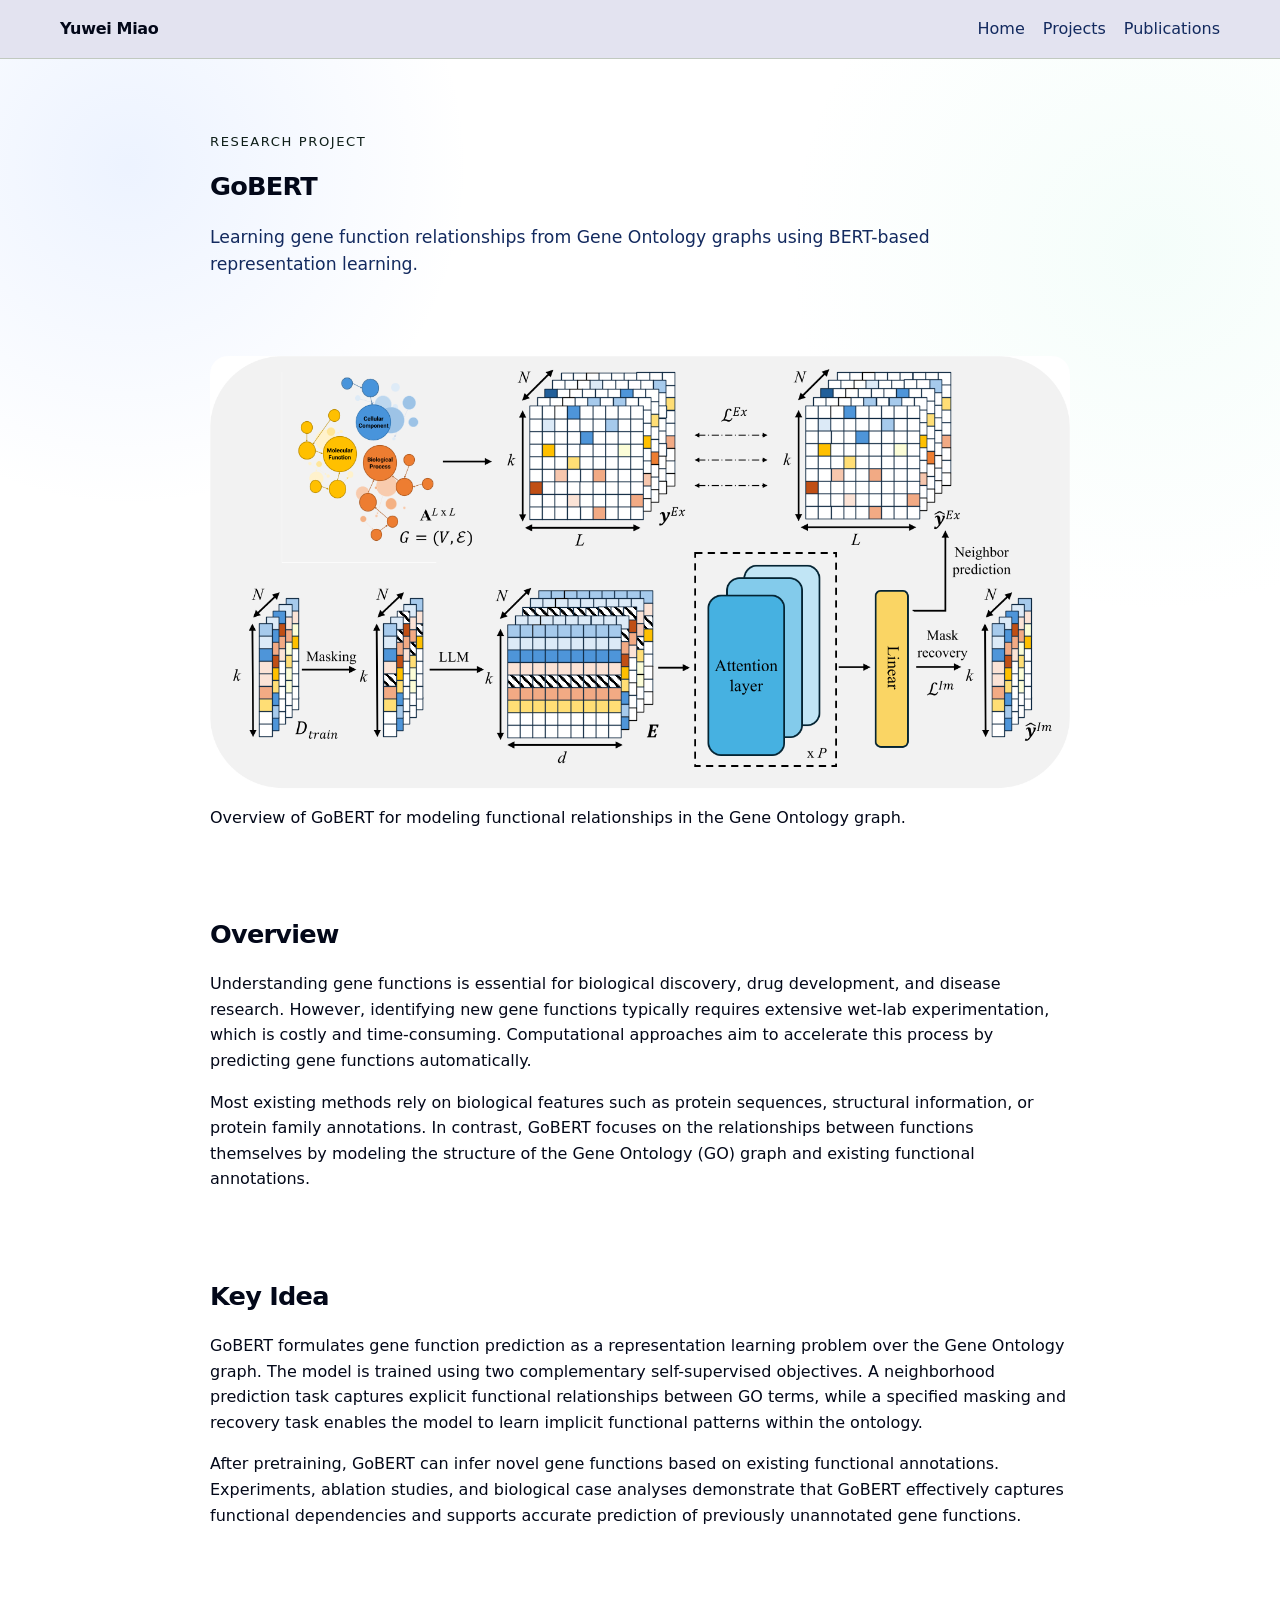
<file: projects/gobert.html>
<!DOCTYPE html>
<html lang="en">
<head>
  <meta charset="UTF-8" />
  <meta name="viewport" content="width=device-width, initial-scale=1.0" />
  <title>GoBERT</title>
  <link rel="stylesheet" href="../assets/css/style.css" />
</head>

<body>

<header class="site-header">
  <div class="container nav">
    <a class="brand" href="../index.html">Yuwei Miao</a>
    <nav>
      <a href="../index.html">Home</a>
      <a href="index.html">Projects</a>
      <a href="../publications.html">Publications</a>
    </nav>
  </div>
</header>


<main>

<section class="page-hero">
  <div class="container narrow">

    <p class="eyebrow">Research Project</p>

    <h2>GoBERT</h2>

    <p class="lead">
      Learning gene function relationships from Gene Ontology graphs using BERT-based representation learning.
    </p>

    <!--
    <div class="link-row">
      <a class="button small" href="YOUR_GOBERT_PAPER_LINK">Paper</a>
      <a class="button small" href="YOUR_GOBERT_CODE_LINK">Code</a>
    </div>
    -->

  </div>
</section>


<section class="section">
  <div class="container narrow">

    <img class="feature-image" src="../assets/images/projects/gobert.png" alt="GoBERT diagram">

    <p class="figure-caption">
      Overview of GoBERT for modeling functional relationships in the Gene Ontology graph.
    </p>

  </div>
</section>


<section class="section">
  <div class="container narrow">

    <h2>Overview</h2>

    <p>
    Understanding gene functions is essential for biological discovery, drug development, and disease research. However, identifying new gene functions typically requires extensive wet-lab experimentation, which is costly and time-consuming. Computational approaches aim to accelerate this process by predicting gene functions automatically.
    </p>

    <p>
    Most existing methods rely on biological features such as protein sequences, structural information, or protein family annotations. In contrast, GoBERT focuses on the relationships between functions themselves by modeling the structure of the Gene Ontology (GO) graph and existing functional annotations.
    </p>

  </div>
</section>


<section class="section">
  <div class="container narrow">

    <h2>Key Idea</h2>

    <p>
    GoBERT formulates gene function prediction as a representation learning problem over the Gene Ontology graph. The model is trained using two complementary self-supervised objectives. A neighborhood prediction task captures explicit functional relationships between GO terms, while a specified masking and recovery task enables the model to learn implicit functional patterns within the ontology.
    </p>

    <p>
    After pretraining, GoBERT can infer novel gene functions based on existing functional annotations. Experiments, ablation studies, and biological case analyses demonstrate that GoBERT effectively captures functional dependencies and supports accurate prediction of previously unannotated gene functions.
    </p>

  </div>
</section>


<footer class="site-footer">
  <div class="container footer-flex">
    <!-- <span>© 2026 Yuwei Miao</span>
    <span>UT Arlington · SMILES Lab</span> -->
  </div>
</footer>

</main>

</body>
</html>
</file>
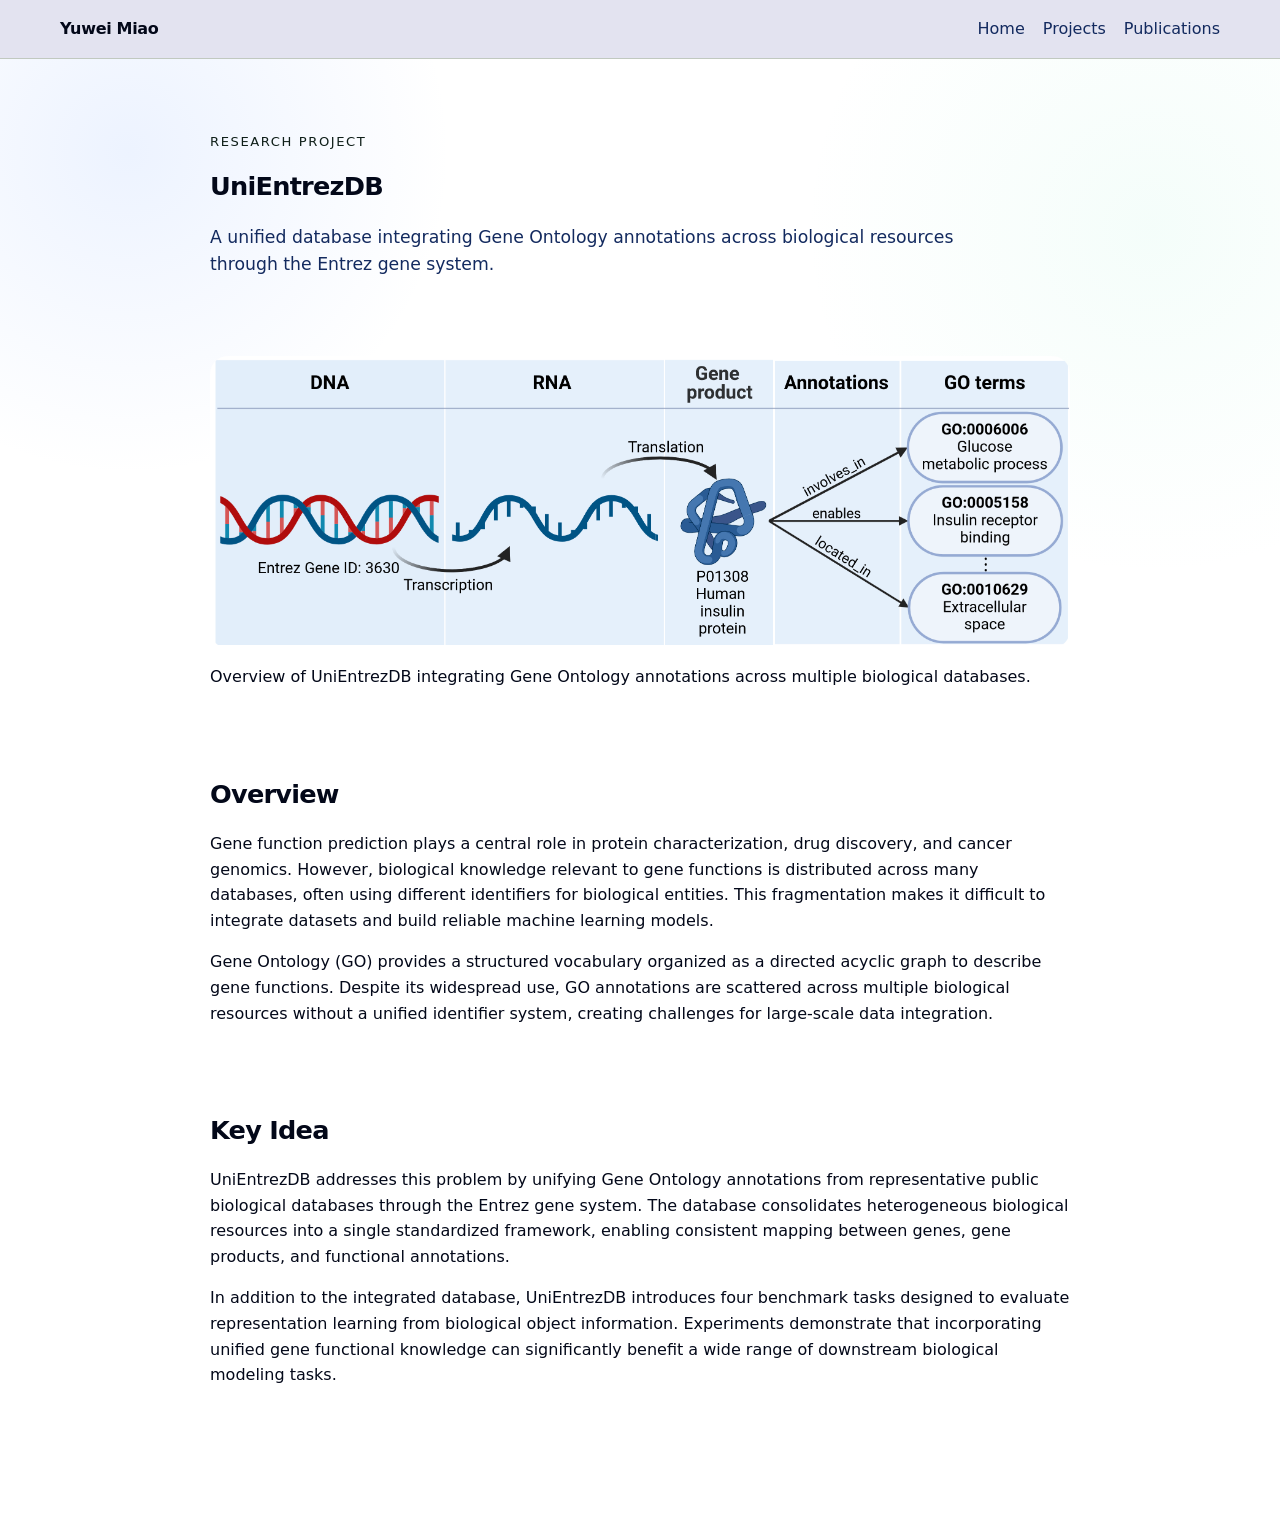
<file: projects/unientrezdb.html>
<!DOCTYPE html>
<html lang="en">
<head>
  <meta charset="UTF-8" />
  <meta name="viewport" content="width=device-width, initial-scale=1.0" />
  <title>UniEntrezDB</title>
  <link rel="stylesheet" href="../assets/css/style.css" />
</head>

<body>

<header class="site-header">
  <div class="container nav">
    <a class="brand" href="../index.html">Yuwei Miao</a>
    <nav>
      <a href="../index.html">Home</a>
      <a href="index.html">Projects</a>
      <a href="../publications.html">Publications</a>
    </nav>
  </div>
</header>


<main>

<section class="page-hero">
  <div class="container narrow">

    <p class="eyebrow">Research Project</p>

    <h2>UniEntrezDB</h2>

    <p class="lead">
      A unified database integrating Gene Ontology annotations across biological resources through the Entrez gene system.
    </p>

    <!--
    <div class="link-row">
      <a class="button small" href="YOUR_UNIENTREZDB_PAPER_LINK">Paper</a>
      <a class="button small" href="YOUR_UNIENTREZDB_CODE_LINK">Code</a>
    </div>
    -->

  </div>
</section>


<section class="section">
  <div class="container narrow">

    <img class="feature-image" src="../assets/images/projects/unientrezdb.png" alt="UniEntrezDB overview">

    <p class="figure-caption">
      Overview of UniEntrezDB integrating Gene Ontology annotations across multiple biological databases.
    </p>

  </div>
</section>


<section class="section">
  <div class="container narrow">

    <h2>Overview</h2>

    <p>
    Gene function prediction plays a central role in protein characterization, drug discovery, and cancer genomics. However, biological knowledge relevant to gene functions is distributed across many databases, often using different identifiers for biological entities. This fragmentation makes it difficult to integrate datasets and build reliable machine learning models.
    </p>

    <p>
    Gene Ontology (GO) provides a structured vocabulary organized as a directed acyclic graph to describe gene functions. Despite its widespread use, GO annotations are scattered across multiple biological resources without a unified identifier system, creating challenges for large-scale data integration.
    </p>

  </div>
</section>


<section class="section">
  <div class="container narrow">

    <h2>Key Idea</h2>

    <p>
    UniEntrezDB addresses this problem by unifying Gene Ontology annotations from representative public biological databases through the Entrez gene system. The database consolidates heterogeneous biological resources into a single standardized framework, enabling consistent mapping between genes, gene products, and functional annotations.
    </p>

    <p>
    In addition to the integrated database, UniEntrezDB introduces four benchmark tasks designed to evaluate representation learning from biological object information. Experiments demonstrate that incorporating unified gene functional knowledge can significantly benefit a wide range of downstream biological modeling tasks.
    </p>

  </div>
</section>


<footer class="site-footer">
  <div class="container footer-flex">
    <!-- <span>© 2026 Yuwei Miao</span> -->
    <!-- <span>UT Arlington · SMILES Lab</span> -->
  </div>
</footer>

</main>

</body>
</html>
</file>
<file: assets/css/style.css>
:root {
  --bg: #a8cfc3;
  --bg-soft: #8db4ff;
  --panel: rgba(255, 255, 255, 0.06);
  --panel-2: rgba(255, 255, 255, 0.08);
  --border: rgba(222, 230, 218, 0.12);
  --text: #030819;
  --muted: #132a5f;
  --accent: #154930;
  --accent-2: #0e1e18;
  --shadow: 0 16px 48px rgba(0, 0, 0, 0.28);
  --radius: 22px;
  --maxw: 1160px;
}
* { box-sizing: border-box; }
html { scroll-behavior: smooth; }
body {
  margin: 0;
  font-family: Inter, ui-sans-serif, system-ui, -apple-system, BlinkMacSystemFont, "Segoe UI", sans-serif;
  line-height: 1.6;
  color: var(--text);
  background:
    radial-gradient(circle at 10% 10%, rgba(141, 180, 255, 0.16), transparent 18%),
    radial-gradient(circle at 90% 15%, rgba(158, 240, 210, 0.11), transparent 20%),
    linear-gradient(180deg, #ffffff 0%, #ffffff 60%, #ffffff 100%);
}
a { color: inherit; text-decoration: none; }
img { display: block; max-width: 100%; border-radius: 18px; }
.container { width: min(calc(100% - 32px), var(--maxw)); margin: 0 auto; }
.narrow { width: min(calc(100% - 32px), 860px); margin: 0 auto; }
.site-header {
  position: sticky; top: 0; z-index: 20;
  background: rgb(227, 227, 240); backdrop-filter: blur(14px);
  border-bottom: 1px solid rgba(169, 183, 157, 0.566);
}
.nav { display: flex; justify-content: space-between; align-items: center; padding: 16px 0; gap: 16px; }
.nav nav { display: flex; gap: 18px; flex-wrap: wrap; color: var(--muted); }
.nav nav a:hover, .social-row a:hover, .text-link:hover { color: var(--accent-2); }
.brand { font-weight: 800; letter-spacing: -0.02em; }
.hero, .page-hero { padding: 72px 0 32px; }
.hero-grid { display: grid; grid-template-columns: 1.2fr 0.8fr; gap: 28px; align-items: center; }
.eyebrow { margin: 0 0 14px; text-transform: uppercase; letter-spacing: 0.12em; color: var(--accent-2); font-size: 0.82rem; }
h1 { font-size: clamp(2.3rem, 5vw, 4.6rem); line-height: 1.02; letter-spacing: -0.04em; margin: 0 0 18px; }
h2 { font-size: clamp(1.5rem, 2vw, 2.2rem); margin: 0 0 12px; letter-spacing: -0.03em; }
h3 { margin: 0 0 10px; }
.lead { color: var(--muted); font-size: 1.08rem; max-width: 760px; }
.hero-card, .card, .paper-card, .project-card, .publication-item, .content-block {
  background: var(--panel); border: 1px solid var(--border); box-shadow: var(--shadow); border-radius: var(--radius);
}
.hero-card { padding: 20px; }
.hero-card img {
  width: 100%;
  height: 420px;
  object-fit: cover;
  object-position: center;
  border-radius: 16px;
}
.meta-list { display: grid; gap: 14px; margin-top: 18px; }
.meta-list div { display: grid; gap: 4px; }
.meta-list span, .section-heading p, .card p, .paper-card p, .publication-item p, .content-block p, .content-block li { color: var(--muted); }
.button-row, .social-row, .link-row { display: flex; gap: 12px; flex-wrap: wrap; margin-top: 22px; }
.button {
  display: inline-flex; align-items: center; justify-content: center; padding: 12px 16px; border-radius: 999px;
  border: 1px solid var(--border); background: rgba(255,255,255,0.03); font-weight: 600;
}
.button.primary { background: linear-gradient(135deg, #94b0a1, #dcd9e6); color: #08111f; border: none; }
.button.small { padding: 8px 12px; font-size: 0.95rem; }
.section { padding: 28px 0 40px; }
.section.alt { background: rgba(255,255,255,0.02); border-top: 1px solid rgba(255,255,255,0.04); border-bottom: 1px solid rgba(255,255,255,0.04); }
.section-heading { display: flex; justify-content: space-between; align-items: end; gap: 20px; margin-bottom: 20px; }
.cards { display: grid; gap: 18px; }
.cards.three { grid-template-columns: repeat(3, 1fr); }
.cards.two { grid-template-columns: repeat(2, 1fr); }
.card, .paper-card { padding: 24px; }
.project-card { overflow: hidden; }
.project-card-body { padding: 20px; }
.stack { display: grid; gap: 18px; }
.publication-item { padding: 24px; }
.publication-meta, .tag { display: inline-block; margin-bottom: 10px; padding: 6px 10px; border-radius: 999px; background: rgba(141,180,255,0.13); color: var(--accent); font-size: 0.84rem; font-weight: 700; }
.news-list { list-style: none; margin: 0; padding: 0; display: grid; gap: 12px; }
.news-list li { display: grid; grid-template-columns: 96px 1fr; gap: 16px; color: var(--muted); }
.news-date { font-weight: 700; color: var(--accent); }
.feature-image { width: 100%; background: rgba(255,255,255,0.03); }
.site-footer { padding: 28px 0 48px; color: var(--muted); }
.footer-flex { display: flex; justify-content: space-between; gap: 16px; flex-wrap: wrap; }
.centered-link { text-align: center; margin-top: 24px; }
.text-link { color: var(--accent); font-weight: 600; }
@media (max-width: 920px) {
  .hero-grid, .cards.three, .cards.two { grid-template-columns: 1fr; }
}
@media (max-width: 640px) {
  .nav { flex-direction: column; align-items: flex-start; }
  .hero, .page-hero { padding-top: 44px; }
  .button { width: 100%; }
}
</file>
